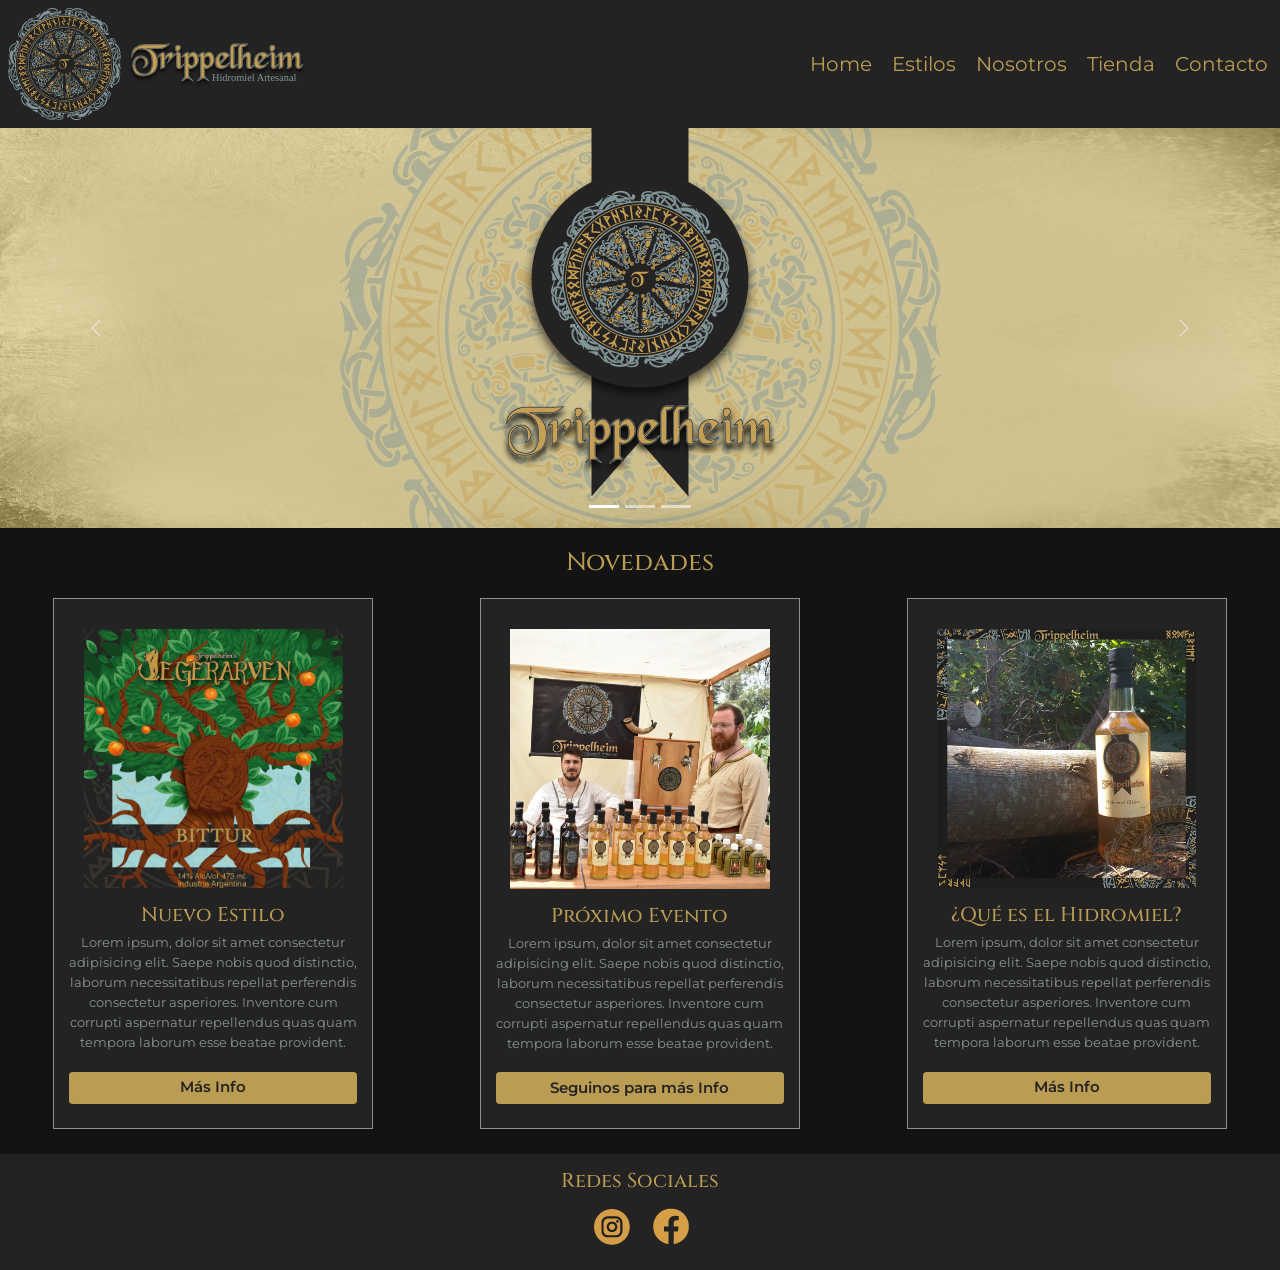
<file: index.html>
<!DOCTYPE html>
<html lang="en">
<head>
	<meta charset="UTF-8">
	<meta name="viewport" content="width=device-width, initial-scale=1.0">
	<title>Trippelheim Hidromiel Artesanal</title>
	<link href="https://cdn.jsdelivr.net/npm/bootstrap@5.1.3/dist/css/bootstrap.min.css" rel="stylesheet" integrity="sha384-1BmE4kWBq78iYhFldvKuhfTAU6auU8tT94WrHftjDbrCEXSU1oBoqyl2QvZ6jIW3" crossorigin="anonymous">
	<link rel="stylesheet" href="css/style.css">
	<link rel="stylesheet" href="css/animate.css">
    <link rel="stylesheet" href="https://cdnjs.cloudflare.com/ajax/libs/animate.css/4.1.1/animate.min.css"/>

</head>
<body class="contenedor">
	<header class="encabezado" id="header">
		<!-- inicia la nav -->
		<nav class="navbar sticky-top navbar-expand-lg navbar-dark" id="nav">
			<div class="container-fluid">
			    <a class="navbar-brand" href="index.html">
			    	<img src="img/logo.svg" alt="Isologotipo Trippelheim Hidromiel Artesanal" class="w-50" id="logo">
			    	<img src="img/isologotipo.svg" alt="Isologotipo Trippelheim Hidromiel Artesanal" class="w-100" id="iso">
			    </a>
			    <button class="navbar-toggler" type="button" data-bs-toggle="collapse" data-bs-target="#navbarSupportedContent" aria-controls="navbarSupportedContent" aria-expanded="false" aria-label="Toggle navigation">
			      <span class="navbar-toggler-icon"></span>
			    </button>
			    <div class="collapse navbar-collapse" id="navbarSupportedContent">
			      	<ul class="navbar-nav ms-auto mb-2 mb-lg-0">
				        <li class="nav-item">
				          <a class="nav-link" aria-current="page" href="index.html">Home</a>
				        </li>
				        <li class="nav-item">
				          <a class="nav-link" href="paginas/estilos.html">Estilos</a>
				        </li>
				       	<li class="nav-item">
				          <a class="nav-link" href="paginas/nosotros.html">Nosotros</a>
				        </li>
				       	<li class="nav-item">
				          <a class="nav-link" href="paginas/tienda.html">Tienda</a>
				        </li>
				       	<li class="nav-item">
				          <a class="nav-link" href="paginas/contacto.html">Contacto</a>
				        </li>
			      	</ul>
			    </div>
			</div>
		</nav>
		<!-- fin de nav -->

	    <!-- inicia carousel -->
		<div id="carouselExampleIndicators" class="carousel slide" data-bs-ride="carousel">
			<div class="carousel-indicators">
			    <button type="button" data-bs-target="#carouselExampleIndicators" data-bs-slide-to="0" class="active" aria-current="true" aria-label="Slide 1"></button>
			    <button type="button" data-bs-target="#carouselExampleIndicators" data-bs-slide-to="1" aria-label="Slide 2"></button>
			    <button type="button" data-bs-target="#carouselExampleIndicators" data-bs-slide-to="2" aria-label="Slide 3"></button>
			</div>
			<div class="carousel-inner">
			    <div class="carousel-item active">
				    <img src="img/header1.jpg" class="d-block w-100" alt="Hidromiel Artesanal Trippelheim">
			    </div>
			    <div class="carousel-item">
			        <img src="img/header2.jpg" class="d-block w-100" alt="Jegerarven Aperitivos Artesanales de Trippelheim">
			    </div>
			    <div class="carousel-item">
			        <img src="img/header3.jpg" class="d-block w-100" alt="Nerion I Pyment Artesanal de Trippelheim">
			    </div>
			</div>
			<button class="carousel-control-prev" type="button" data-bs-target="#carouselExampleIndicators" data-bs-slide="prev">
			    <span class="carousel-control-prev-icon" aria-hidden="true"></span>
			    <span class="visually-hidden">Previous</span>
			</button>
			<button class="carousel-control-next" type="button" data-bs-target="#carouselExampleIndicators" data-bs-slide="next">
			    <span class="carousel-control-next-icon" aria-hidden="true"></span>
			    <span class="visually-hidden">Next</span>
			</button>
		</div>
	    <!-- fin de carousel -->
	</header>
	<main class="box py-3" id="main">
		<section class="textCenter">
			<div class="container-fluid">
				<div class="row">
					<h1 class="animate__animated animate__fadeInDown mt-3">Novedades</h1>
					<!--Carrousel de novedades con sus imgs respectivas-->
					<article class="col-lg-3 bgBlack py-4">
						<img src="img/nuevo-estilo.jpg" alt="Nuevo Estilo de Trippelheim Latas Bittur" class="py-4">
						<h2>Nuevo Estilo</h2>
						<p>Lorem ipsum, dolor sit amet consectetur adipisicing elit. Saepe nobis quod distinctio, laborum necessitatibus repellat perferendis consectetur asperiores. Inventore cum corrupti aspernatur repellendus quas quam tempora laborum esse beatae provident.</p>
						<a href="paginas/estilos.html#bittur" class="btn btnGold w-100">Más Info</a>
					</article>
					<article class="col-lg-3 bgBlack py-4">
						<img src="img/nosotros2.jpg" alt="Próximas ferias" class="py-4">
						<h2>Próximo Evento</h2>
						<p>Lorem ipsum, dolor sit amet consectetur adipisicing elit. Saepe nobis quod distinctio, laborum necessitatibus repellat perferendis consectetur asperiores. Inventore cum corrupti aspernatur repellendus quas quam tempora laborum esse beatae provident.</p>
						<a href="https://instagram.com/trippelheim" target="_blank" class="btn btnGold w-100">Seguinos para más Info</a>
					</article>
					<article class="col-lg-3 bgBlack py-4">
						<img src="img/hidromiel.jpg" alt="Hidromiel Clásico de Trippelheim" class="py-4">
						<h2>¿Qué es el Hidromiel?</h2>
						<p>Lorem ipsum, dolor sit amet consectetur adipisicing elit. Saepe nobis quod distinctio, laborum necessitatibus repellat perferendis consectetur asperiores. Inventore cum corrupti aspernatur repellendus quas quam tempora laborum esse beatae provident.</p>
						<a href="paginas/nosotros.html#hidromiel" class="btn btnGold w-100">Más Info</a>
					</article>
				</div>
			</div>
		</section>
	</main>
	<footer class="pie textCenter bgBlack" id="footer">
		<div class="wow animate__animated animate__fadeInUp">
			<h3>Redes Sociales</h3>
			<a href="https://instagram.com/trippelheim" target="_blank">
				<img src="img/instagram.png" alt="Instagram Trippelheim">
			</a>
			<a href="https://facebook.com/Trippelheim" target="_blank">
				<img src="img/facebook.png" alt="Facebook Trippelheim" class="img-fluid">
			</a>
		</div>
	</footer>
	<script src="https://cdn.jsdelivr.net/npm/bootstrap@5.1.3/dist/js/bootstrap.bundle.min.js" integrity="sha384-ka7Sk0Gln4gmtz2MlQnikT1wXgYsOg+OMhuP+IlRH9sENBO0LRn5q+8nbTov4+1p" crossorigin="anonymous"></script>
	<script src="js/wow.min.js"></script>
    <script>
    	new WOW().init();
    </script>
</body>
</html>
</file>
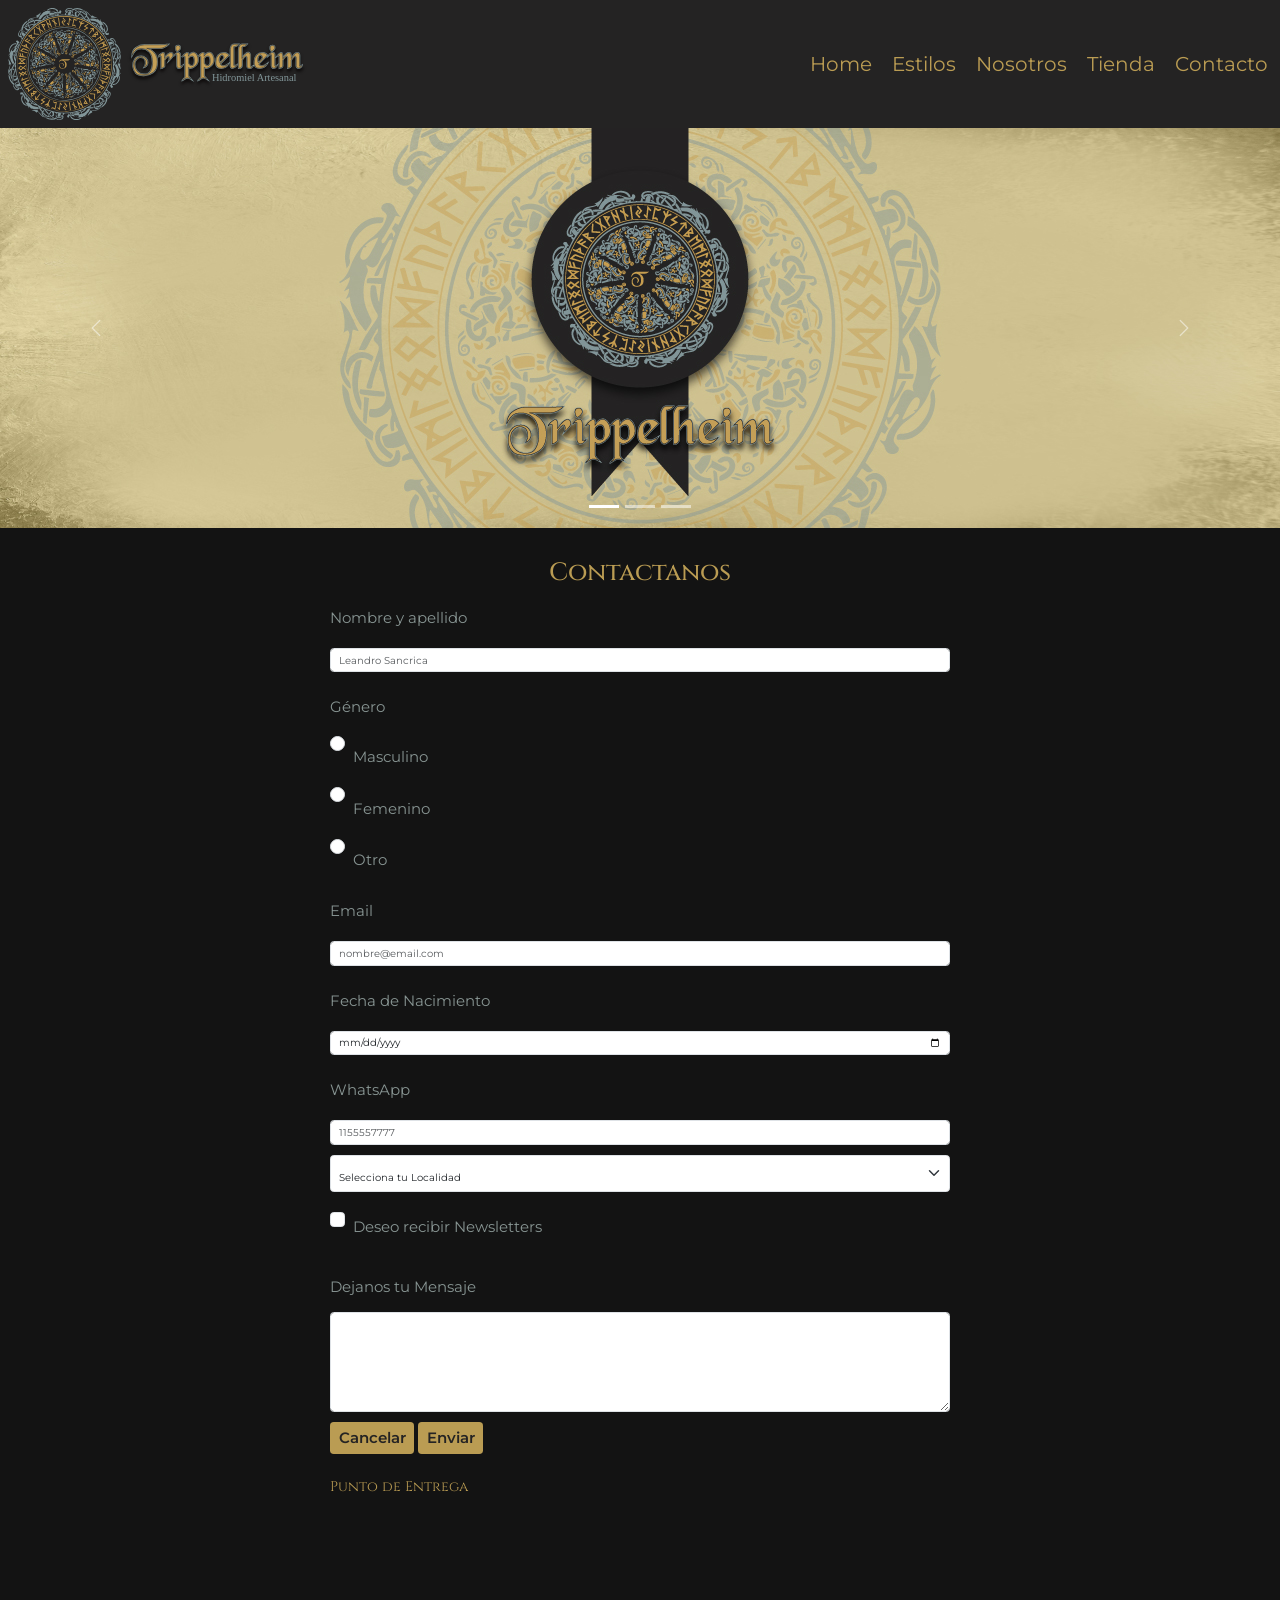
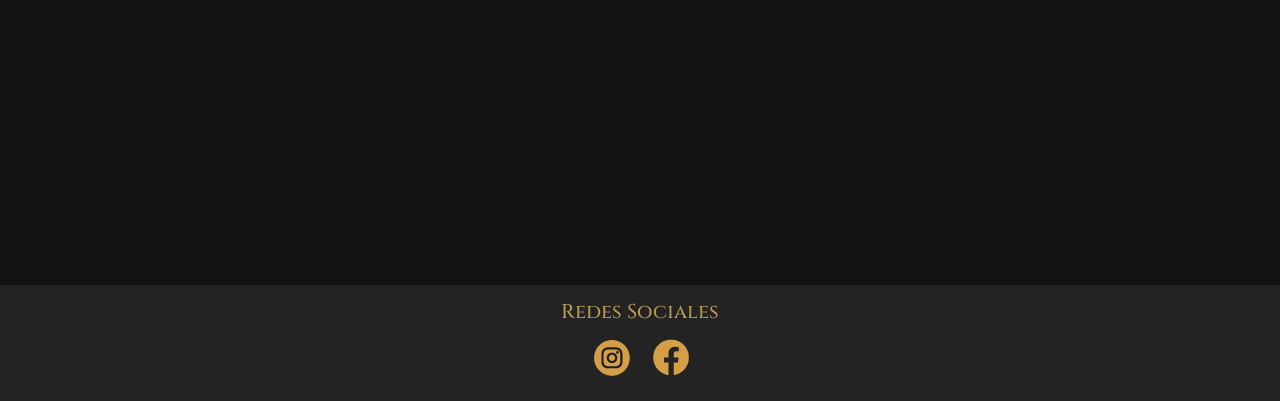
<file: paginas/contacto.html>
<!DOCTYPE html>
<html lang="en">
<head>
	<meta charset="UTF-8">
	<meta name="viewport" content="width=device-width, initial-scale=1.0">
	<title>Trippelheim Hidromiel Artesanal</title>
	<link href="https://cdn.jsdelivr.net/npm/bootstrap@5.1.3/dist/css/bootstrap.min.css" rel="stylesheet" integrity="sha384-1BmE4kWBq78iYhFldvKuhfTAU6auU8tT94WrHftjDbrCEXSU1oBoqyl2QvZ6jIW3" crossorigin="anonymous">
	<link rel="stylesheet" href="../css/style.css">
	<link rel="stylesheet" href="../css/animate.css">
    <link rel="stylesheet" href="https://cdnjs.cloudflare.com/ajax/libs/animate.css/4.1.1/animate.min.css"/>

</head>
<body class="contenedor">
	<header class="encabezado" id="header">
		<!-- inicia la nav -->
		<nav class="navbar sticky-top navbar-expand-lg navbar-dark" id="nav">
			<div class="container-fluid">
			    <a class="navbar-brand" href="../index.html">
			    	<img src="../img/logo.svg" alt="Isologotipo Trippelheim Hidromiel Artesanal" class="w-50" id="logo">
			    	<img src="../img/isologotipo.svg" alt="Isologotipo Trippelheim Hidromiel Artesanal" class="w-100" id="iso">
			    </a>
			    <button class="navbar-toggler" type="button" data-bs-toggle="collapse" data-bs-target="#navbarSupportedContent" aria-controls="navbarSupportedContent" aria-expanded="false" aria-label="Toggle navigation">
			      <span class="navbar-toggler-icon"></span>
			    </button>
			    <div class="collapse navbar-collapse" id="navbarSupportedContent">
			      	<ul class="navbar-nav ms-auto mb-2 mb-lg-0">
				        <li class="nav-item">
				          <a class="nav-link" aria-current="page" href="../index.html">Home</a>
				        </li>
				        <li class="nav-item">
				          <a class="nav-link" href="estilos.html">Estilos</a>
				        </li>
				       	<li class="nav-item">
				          <a class="nav-link" href="nosotros.html">Nosotros</a>
				        </li>
				       	<li class="nav-item">
				          <a class="nav-link" href="tienda.html">Tienda</a>
				        </li>
				       	<li class="nav-item">
				          <a class="nav-link" href="contacto.html">Contacto</a>
				        </li>
			      	</ul>
			    </div>
			</div>
		</nav>
		<!-- fin de nav -->

	    <!-- inicia carousel -->
		<div id="carouselExampleIndicators" class="carousel slide" data-bs-ride="carousel">
			<div class="carousel-indicators">
			    <button type="button" data-bs-target="#carouselExampleIndicators" data-bs-slide-to="0" class="active" aria-current="true" aria-label="Slide 1"></button>
			    <button type="button" data-bs-target="#carouselExampleIndicators" data-bs-slide-to="1" aria-label="Slide 2"></button>
			    <button type="button" data-bs-target="#carouselExampleIndicators" data-bs-slide-to="2" aria-label="Slide 3"></button>
			</div>
			<div class="carousel-inner">
			    <div class="carousel-item active">
				    <img src="../img/header1.jpg" class="d-block w-100" alt="Hidromiel Artesanal Trippelheim">
			    </div>
			    <div class="carousel-item">
			        <img src="../img/header2.jpg" class="d-block w-100" alt="Jegerarven Aperitivos Artesanales de Trippelheim">
			    </div>
			    <div class="carousel-item">
			        <img src="../img/header3.jpg" class="d-block w-100" alt="Nerion I Pyment Artesanal de Trippelheim">
			    </div>
			</div>
			<button class="carousel-control-prev" type="button" data-bs-target="#carouselExampleIndicators" data-bs-slide="prev">
			    <span class="carousel-control-prev-icon" aria-hidden="true"></span>
			    <span class="visually-hidden">Previous</span>
			</button>
			<button class="carousel-control-next" type="button" data-bs-target="#carouselExampleIndicators" data-bs-slide="next">
			    <span class="carousel-control-next-icon" aria-hidden="true"></span>
			    <span class="visually-hidden">Next</span>
			</button>
		</div>
	    <!-- fin de carousel -->
	</header>
	<main class="form" id="main">
		<div class="d-flex justify-content-center">
			<section class="mx-5 w-50">
				<article>
				<h1 class="textCenter animate__animated animate__fadeInDown">Contactanos</h1>

				<!-- inicia form bootstrap -->
				<form action="">
				  	<div class="mb-3">
				    	<label for="nombre" class="form-label">Nombre y apellido</label>
				    	<input type="text" class="form-control" placeholder="Leandro Sancrica" name="nombre" id="nombre">
				  	</div>
				  	<label for="genero">Género</label>
				  	<div class="form-check">
					  	<input class="form-check-input" type="radio" name="genero" id="masculino" value="masculino">
					  	<label class="form-check-label" for="masculino">
					    Masculino
					  	</label>
					</div>
					<div class="form-check">
					  	<input class="form-check-input" type="radio" name="genero" id="femenino" value="femenino">
					  	<label class="form-check-label" for="femenino">
					    Femenino
					  	</label>
					</div>
					<div class="form-check">
					  	<input class="form-check-input" type="radio" name="genero" id="otro" value="otro">
					  	<label class="form-check-label" for="otro">
					    Otro
					  	</label>
					</div>
				  	<div class="mb-3">
				    	<label for="email" class="form-label">Email</label>
				    	<input type="email" class="form-control" placeholder="nombre@email.com" name="email" id="email">
				  	</div>
				  	<div class="mb-3">
				    	<label for="edad" class="form-label">Fecha de Nacimiento</label>
				    	<input type="date" class="form-control" placeholder="dd/mm/aaaa" name="edad" id="edad">
				  	</div>
				  	<div class="mb-3">
				    	<label for="whatsapp" class="form-label">WhatsApp</label>
				    	<input type="tel" class="form-control" placeholder="1155557777" name="whatsapp" id="whatsapp">
				  	</div>
				  	<div class="form-floating mb-3 mt-3">
					  	<select class="form-select" id="floatingSelect" aria-label="Floating label select example" name="localidad" id="localidad">
					    	<option selected disabled>Selecciona tu Localidad</option>
					    	<option value="CABA">CABA</option>
					    	<option value="Zona Norte">Zona Norte</option>
					    	<option value="Zona Sur">Zona Sur</option>
					    	<option value="Interior">Interior</option>
					  	</select>
					</div>
				  	<div class="mb-3 form-check">
				    	<input type="checkbox" class="form-check-input mt-3" id="newsletters">
				    	<label class="form-check-label" for="newsletters">Deseo recibir Newsletters</label>
				  	</div>
				  	<label for="mensaje">Dejanos tu Mensaje</label>
				  	<div class="form-floating">
					  	<textarea class="form-control" placeholder="Escribinos" id="mensaje" style="height: 100px"></textarea>	
					</div>
				  	<button type="reset" class="btn btnGold">Cancelar</button>
				  	<button type="submit" class="btn btnGold">Enviar</button>
				</form>
				<!-- termina form bootstrap -->

					<legend>Punto de Entrega</legend>
					<div class="ratio ratio-16x9">
	  					<iframe src="https://www.google.com/maps/embed?pb=!1m14!1m8!1m3!1d26320.21993781714!2d-58.69526900000001!3d-34.45145!3m2!1i1024!2i768!4f13.1!3m3!1m2!1s0x95bca24b972b407f%3A0x24a2a47cad2682b9!2sChesterton%203345%2C%20B1610%20Ricardo%20Rojas%2C%20Provincia%20de%20Buenos%20Aires!5e0!3m2!1ses-419!2sar!4v1648397626273!5m2!1ses-419!2sar" width="600" height="450" style="border:0;" allowfullscreen="" loading="lazy" referrerpolicy="no-referrer-when-downgrade"></iframe>
					</div>
				</article>
			</div>
		</section>
	</main>
	<footer class="pie textCenter bgBlack" id="footer">
		<div class="wow animate__animated animate__fadeInUp">
			<h3>Redes Sociales</h3>
			<a href="https://instagram.com/trippelheim" target="_blank">
				<img src="../img/instagram.png" alt="Instagram Trippelheim">
			</a>
			<a href="https://facebook.com/Trippelheim" target="_blank">
				<img src="../img/facebook.png" alt="Facebook Trippelheim">
			</a>
		</div>
	</footer>
	<script src="https://cdn.jsdelivr.net/npm/bootstrap@5.1.3/dist/js/bootstrap.bundle.min.js" integrity="sha384-ka7Sk0Gln4gmtz2MlQnikT1wXgYsOg+OMhuP+IlRH9sENBO0LRn5q+8nbTov4+1p" crossorigin="anonymous"></script>
	<script src="../js/wow.min.js"></script>
    <script>
    	new WOW().init();
    </script>
</body>
</html>
</file>
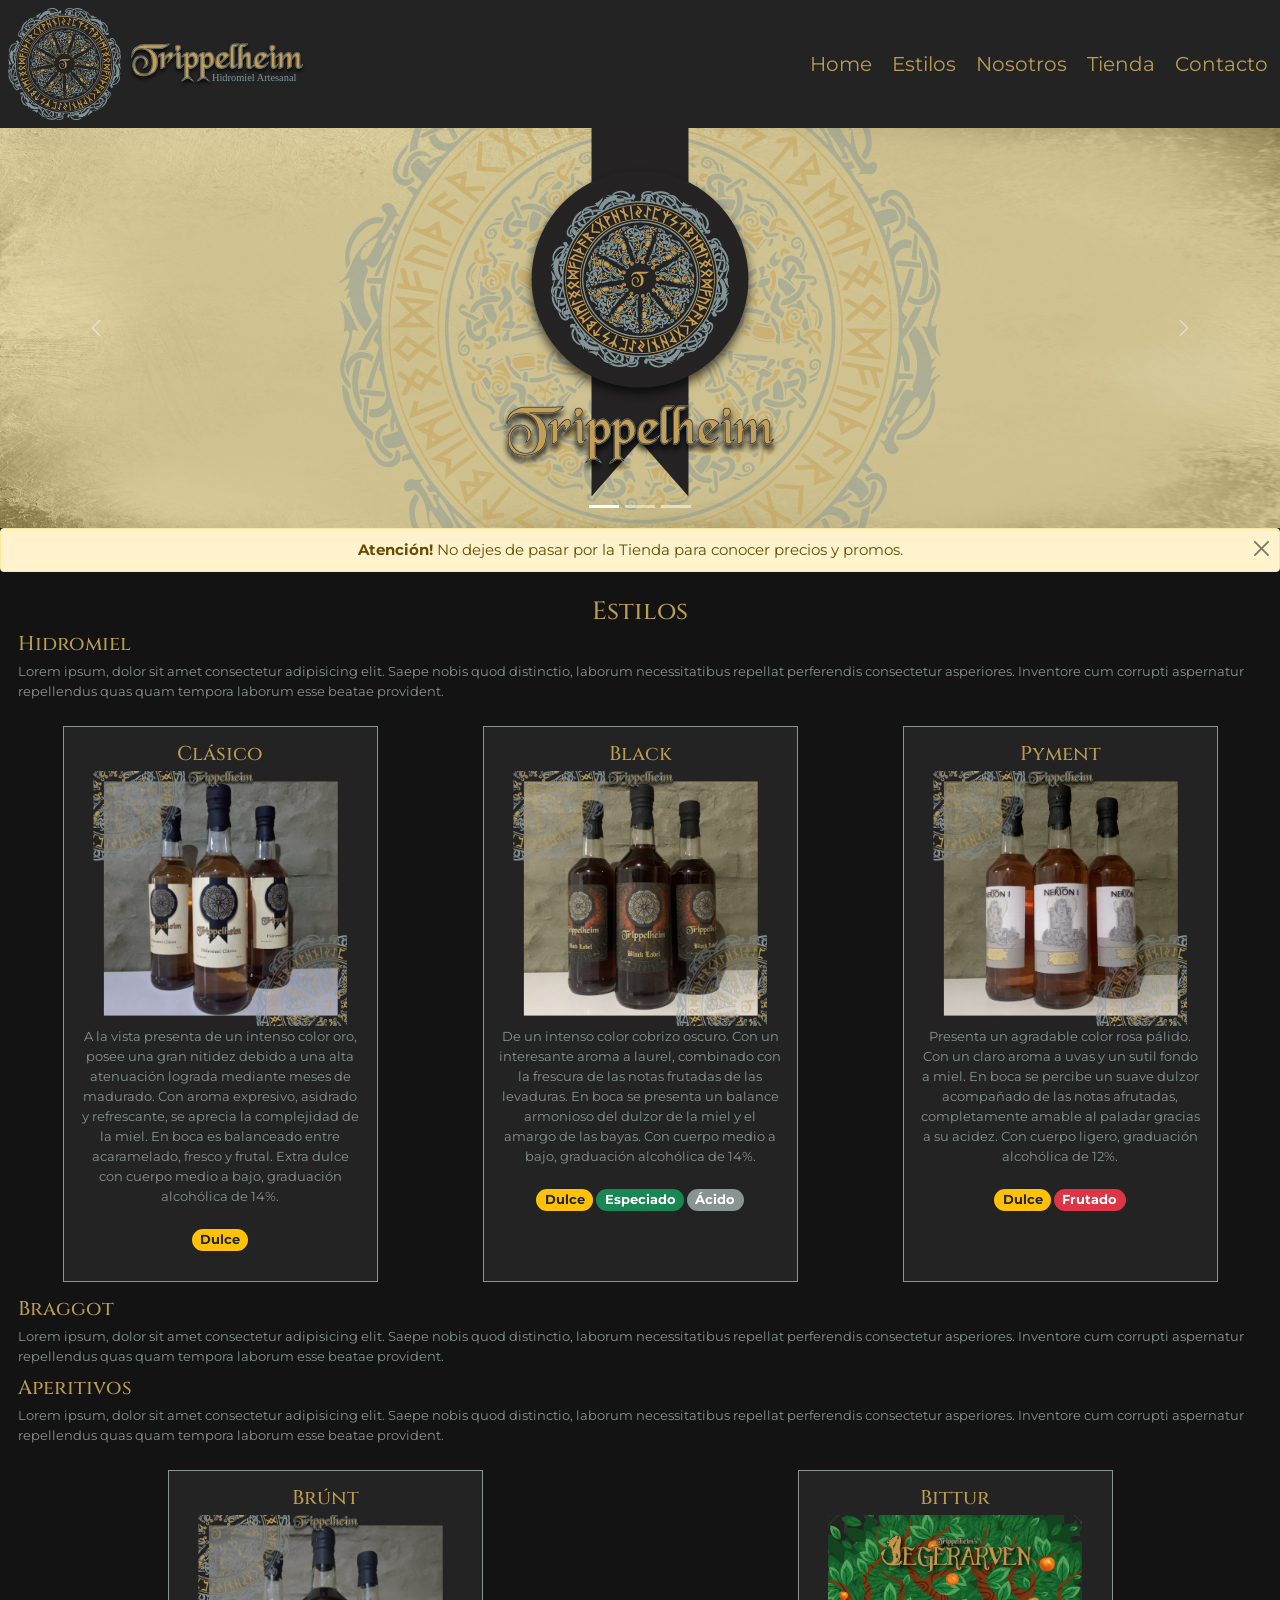
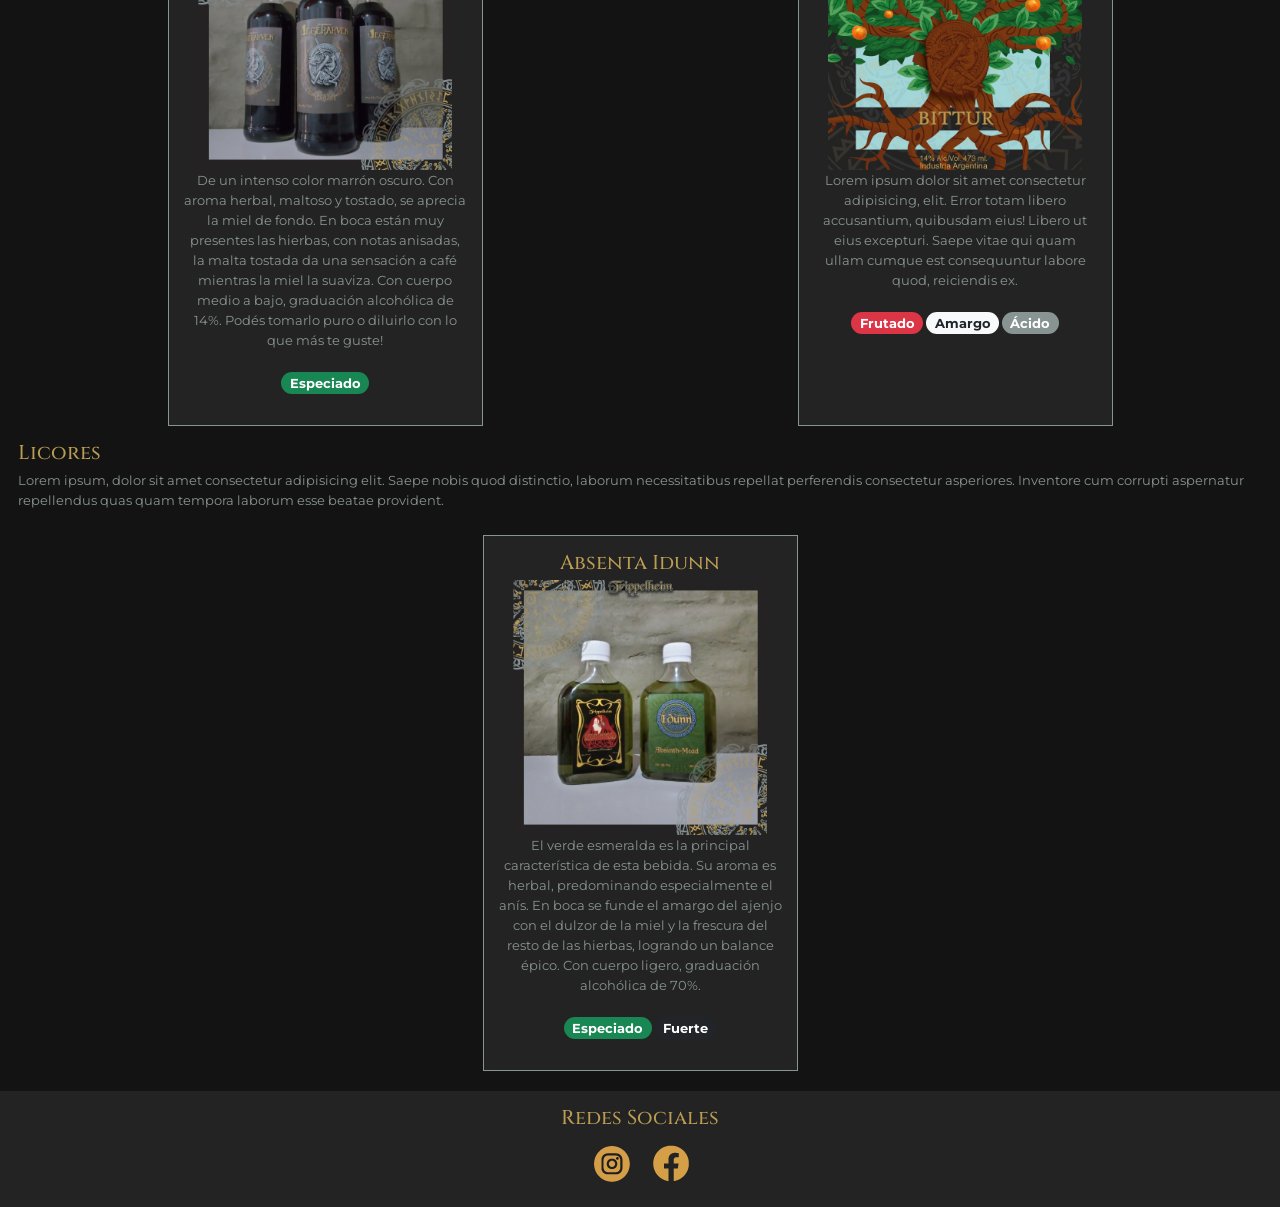
<file: paginas/estilos.html>
<!DOCTYPE html>
<html lang="en">
<head>
	<meta charset="UTF-8">
	<meta name="viewport" content="width=device-width, initial-scale=1.0">
	<title>Trippelheim Hidromiel Artesanal</title>
	<link href="https://cdn.jsdelivr.net/npm/bootstrap@5.1.3/dist/css/bootstrap.min.css" rel="stylesheet" integrity="sha384-1BmE4kWBq78iYhFldvKuhfTAU6auU8tT94WrHftjDbrCEXSU1oBoqyl2QvZ6jIW3" crossorigin="anonymous">
	<link rel="stylesheet" href="../css/style.css">
	<link rel="stylesheet" href="../css/animate.css">
    <link rel="stylesheet" href="https://cdnjs.cloudflare.com/ajax/libs/animate.css/4.1.1/animate.min.css"/>

</head>
<body class="contenedor">
	<header class="encabezado" id="header">
		<!-- inicia la nav -->
		<nav class="navbar sticky-top navbar-expand-lg navbar-dark" id="nav">
			<div class="container-fluid">
			    <a class="navbar-brand" href="../index.html">
			    	<img src="../img/logo.svg" alt="Isologotipo Trippelheim Hidromiel Artesanal" class="w-50" id="logo">
			    	<img src="../img/isologotipo.svg" alt="Isologotipo Trippelheim Hidromiel Artesanal" class="w-100" id="iso">
			    </a>
			    <button class="navbar-toggler" type="button" data-bs-toggle="collapse" data-bs-target="#navbarSupportedContent" aria-controls="navbarSupportedContent" aria-expanded="false" aria-label="Toggle navigation">
			      <span class="navbar-toggler-icon"></span>
			    </button>
			    <div class="collapse navbar-collapse" id="navbarSupportedContent">
			      	<ul class="navbar-nav ms-auto mb-2 mb-lg-0">
				        <li class="nav-item">
				          <a class="nav-link" aria-current="page" href="../index.html">Home</a>
				        </li>
				        <li class="nav-item">
				          <a class="nav-link" href="estilos.html">Estilos</a>
				        </li>
				       	<li class="nav-item">
				          <a class="nav-link" href="nosotros.html">Nosotros</a>
				        </li>
				       	<li class="nav-item">
				          <a class="nav-link" href="tienda.html">Tienda</a>
				        </li>
				       	<li class="nav-item">
				          <a class="nav-link" href="contacto.html">Contacto</a>
				        </li>
			      	</ul>
			    </div>
			</div>
		</nav>
		<!-- fin de nav -->

	    <!-- inicia carousel -->
		<div id="carouselExampleIndicators" class="carousel slide" data-bs-ride="carousel">
			<div class="carousel-indicators">
			    <button type="button" data-bs-target="#carouselExampleIndicators" data-bs-slide-to="0" class="active" aria-current="true" aria-label="Slide 1"></button>
			    <button type="button" data-bs-target="#carouselExampleIndicators" data-bs-slide-to="1" aria-label="Slide 2"></button>
			    <button type="button" data-bs-target="#carouselExampleIndicators" data-bs-slide-to="2" aria-label="Slide 3"></button>
			</div>
			<div class="carousel-inner">
			    <div class="carousel-item active">
				    <img src="../img/header1.jpg" class="d-block w-100" alt="Hidromiel Artesanal Trippelheim">
			    </div>
			    <div class="carousel-item">
			        <img src="../img/header2.jpg" class="d-block w-100" alt="Jegerarven Aperitivos Artesanales de Trippelheim">
			    </div>
			    <div class="carousel-item">
			        <img src="../img/header3.jpg" class="d-block w-100" alt="Nerion I Pyment Artesanal de Trippelheim">
			    </div>
			</div>
			<button class="carousel-control-prev" type="button" data-bs-target="#carouselExampleIndicators" data-bs-slide="prev">
			    <span class="carousel-control-prev-icon" aria-hidden="true"></span>
			    <span class="visually-hidden">Previous</span>
			</button>
			<button class="carousel-control-next" type="button" data-bs-target="#carouselExampleIndicators" data-bs-slide="next">
			    <span class="carousel-control-next-icon" aria-hidden="true"></span>
			    <span class="visually-hidden">Next</span>
			</button>
		</div>
	    <!-- fin de carousel -->
	</header>
	<main class="box">
		<div class="alert alert-warning alert-dismissible fade show textCenter textSize" role="alert">
			<strong>Atención!</strong> No dejes de pasar por la Tienda para conocer precios y promos.
			<button type="button" class="btn-close" data-bs-dismiss="alert" aria-label="Close"></button>
		</div>
		<section class="box mb-2 mx-3">
			<div class="container-fluid">
				<div class="row">
						<h1 class="animate__animated animate__fadeInDown textCenter mt-4">Estilos</h1>
						<h2>Hidromiel</h2>
						<p>Lorem ipsum, dolor sit amet consectetur adipisicing elit. Saepe nobis quod distinctio, laborum necessitatibus repellat perferendis consectetur asperiores. Inventore cum corrupti aspernatur repellendus quas quam tempora laborum esse beatae provident.</p>
						<article class="col-lg-3 bgBlack py-4 textCenter">
							<h3>Clásico</h3>
							<img src="../img/clasico.jpg" alt="Botella de Hidromiel Clásico Trippelheim" class="rounded img-fluid">
							<p> A la vista presenta de un intenso color oro, posee una gran nitidez debido a una alta atenuación lograda mediante meses de madurado.
							Con aroma expresivo, asidrado y refrescante, se aprecia la complejidad de la miel.
							En boca es balanceado entre acaramelado, fresco y frutal.
							Extra dulce con cuerpo medio a bajo, graduación alcohólica de 14%.</p>
							<span class="badge rounded-pill bg-warning text-dark textSize2">Dulce</span>
						</article>
						<article class="col-lg-3 bgBlack py-4 textCenter">
							<h3>Black</h3>
							<img src="../img/black.jpg" alt="Botella de Hidromiel Black Trippelheim" class="rounded img-fluid">
							<p>De un intenso color cobrizo oscuro.
							Con un interesante aroma a laurel, combinado con la frescura de las notas frutadas de las levaduras.
							En boca se presenta un balance armonioso del dulzor de la miel y el amargo de las bayas.
							Con cuerpo medio a bajo, graduación alcohólica de 14%.</p>
							<span class="badge rounded-pill bg-warning text-dark textSize2">Dulce</span>
							<span class="badge rounded-pill bg-success textSize2">Especiado</span>
							<span class="badge rounded-pill bgSilver textSize2">Ácido</span>
						</article>
						<article class="col-lg-3 bgBlack py-4 textCenter">
							<h3>Pyment</h3>
							<img src="../img/pyment-rose.jpg" alt="Botella de Hidromiel Pyment Rosé Trippelheim" class="rounded img-fluid">
							<p>Presenta un agradable color rosa pálido.
							Con un claro aroma a uvas y un sutil fondo a miel.
							En boca se percibe un suave dulzor acompañado de las notas afrutadas, completamente amable al paladar gracias a su acidez.
							Con cuerpo ligero, graduación alcohólica de 12%.</p>
							<span class="badge rounded-pill bg-warning text-dark textSize2">Dulce</span>
							<span class="badge rounded-pill bg-danger textSize2">Frutado</span>
						</article>
				</div> <!--cierra row hidromiel-->
				<div class="row">
					<h2>Braggot</h2>
					<p>Lorem ipsum, dolor sit amet consectetur adipisicing elit. Saepe nobis quod distinctio, laborum necessitatibus repellat perferendis consectetur asperiores. Inventore cum corrupti aspernatur repellendus quas quam tempora laborum esse beatae provident.</p>
				</div> <!--cierra row Braggot-->
				<div class="row">
					<h2>Aperitivos</h2>
					<p>Lorem ipsum, dolor sit amet consectetur adipisicing elit. Saepe nobis quod distinctio, laborum necessitatibus repellat perferendis consectetur asperiores. Inventore cum corrupti aspernatur repellendus quas quam tempora laborum esse beatae provident.</p>
					<article class="col-lg-3 bgBlack py-4 textCenter">				
						<h3>Brúnt</h3>
						<img src="../img/jegerarven-brunt.jpg" alt="Botella de Braggot Jegerarven Brúnt Trippelheim" class="rounded img-fluid">
						<p>De un intenso color marrón oscuro.
						Con aroma herbal, maltoso y tostado, se aprecia la miel de fondo.
						En boca están muy presentes las hierbas, con notas anisadas, la malta tostada da una sensación a café mientras la miel la suaviza.
						Con cuerpo medio a bajo, graduación alcohólica de 14%.
						Podés tomarlo puro o diluirlo con lo que más te guste!</p>
						<span class="badge rounded-pill bg-success textSize2">Especiado</span>
					</article>
					<article class="col-lg-3 bgBlack py-4 textCenter">
						<h3 id="bittur">Bittur</h3>
						<img src="../img/nuevo-estilo.jpg" alt="Nuevo Estilo de Trippelheim Latas Bittur" class="rounded img-fluid">
						<p>Lorem ipsum dolor sit amet consectetur adipisicing, elit. Error totam libero accusantium, quibusdam eius! Libero ut eius excepturi. Saepe vitae qui quam ullam cumque est consequuntur labore quod, reiciendis ex.</p>
						<span class="badge rounded-pill bg-danger textSize2">Frutado</span>
						<span class="badge rounded-pill bg-light text-dark textSize2">Amargo</span>
						<span class="badge rounded-pill bgSilver textSize2">Ácido</span>
					</article>
				</div> <!--cierra row Aperitivos-->
				<div class="row">
					<h2>Licores</h2>
					<p>Lorem ipsum, dolor sit amet consectetur adipisicing elit. Saepe nobis quod distinctio, laborum necessitatibus repellat perferendis consectetur asperiores. Inventore cum corrupti aspernatur repellendus quas quam tempora laborum esse beatae provident.</p>
					<article class="col-lg-3 bgBlack py-4 textCenter">
						<h3>Absenta Idunn</h3>
						<img src="../img/absenta.jpg" alt="Petaca de Absenta Idunn Trippelheim" class="rounded img-fluid">
						<p>El verde esmeralda es la principal característica de esta bebida.
						Su aroma es herbal, predominando especialmente el anís.
						En boca se funde el amargo del ajenjo con el dulzor de la miel y la frescura del resto de las hierbas, logrando un balance épico.
						Con cuerpo ligero, graduación alcohólica de 70%.</p>
						<span class="badge rounded-pill bg-success textSize2">Especiado</span>
						<span class="badge rounded-pill bg-dark textSize2">Fuerte</span>
					</article>
				</div> <!--cierra row Licores-->
			</div>
		</section>
	</main>
	<footer class="pie textCenter bgBlack" id="footer">
		<div class="wow animate__animated animate__fadeInUp">
			<h3>Redes Sociales</h3>
			<a href="https://instagram.com/trippelheim" target="_blank">
				<img src="../img/instagram.png" alt="Instagram Trippelheim">
			</a>
			<a href="https://facebook.com/Trippelheim" target="_blank">
				<img src="../img/facebook.png" alt="Facebook Trippelheim">
			</a>
		</div>
	</footer>
	<script src="https://cdn.jsdelivr.net/npm/bootstrap@5.1.3/dist/js/bootstrap.bundle.min.js" integrity="sha384-ka7Sk0Gln4gmtz2MlQnikT1wXgYsOg+OMhuP+IlRH9sENBO0LRn5q+8nbTov4+1p" crossorigin="anonymous"></script>
	<script src="../js/wow.min.js"></script>
    <script>
    	new WOW().init();
    </script>
</body>
</html>
</file>
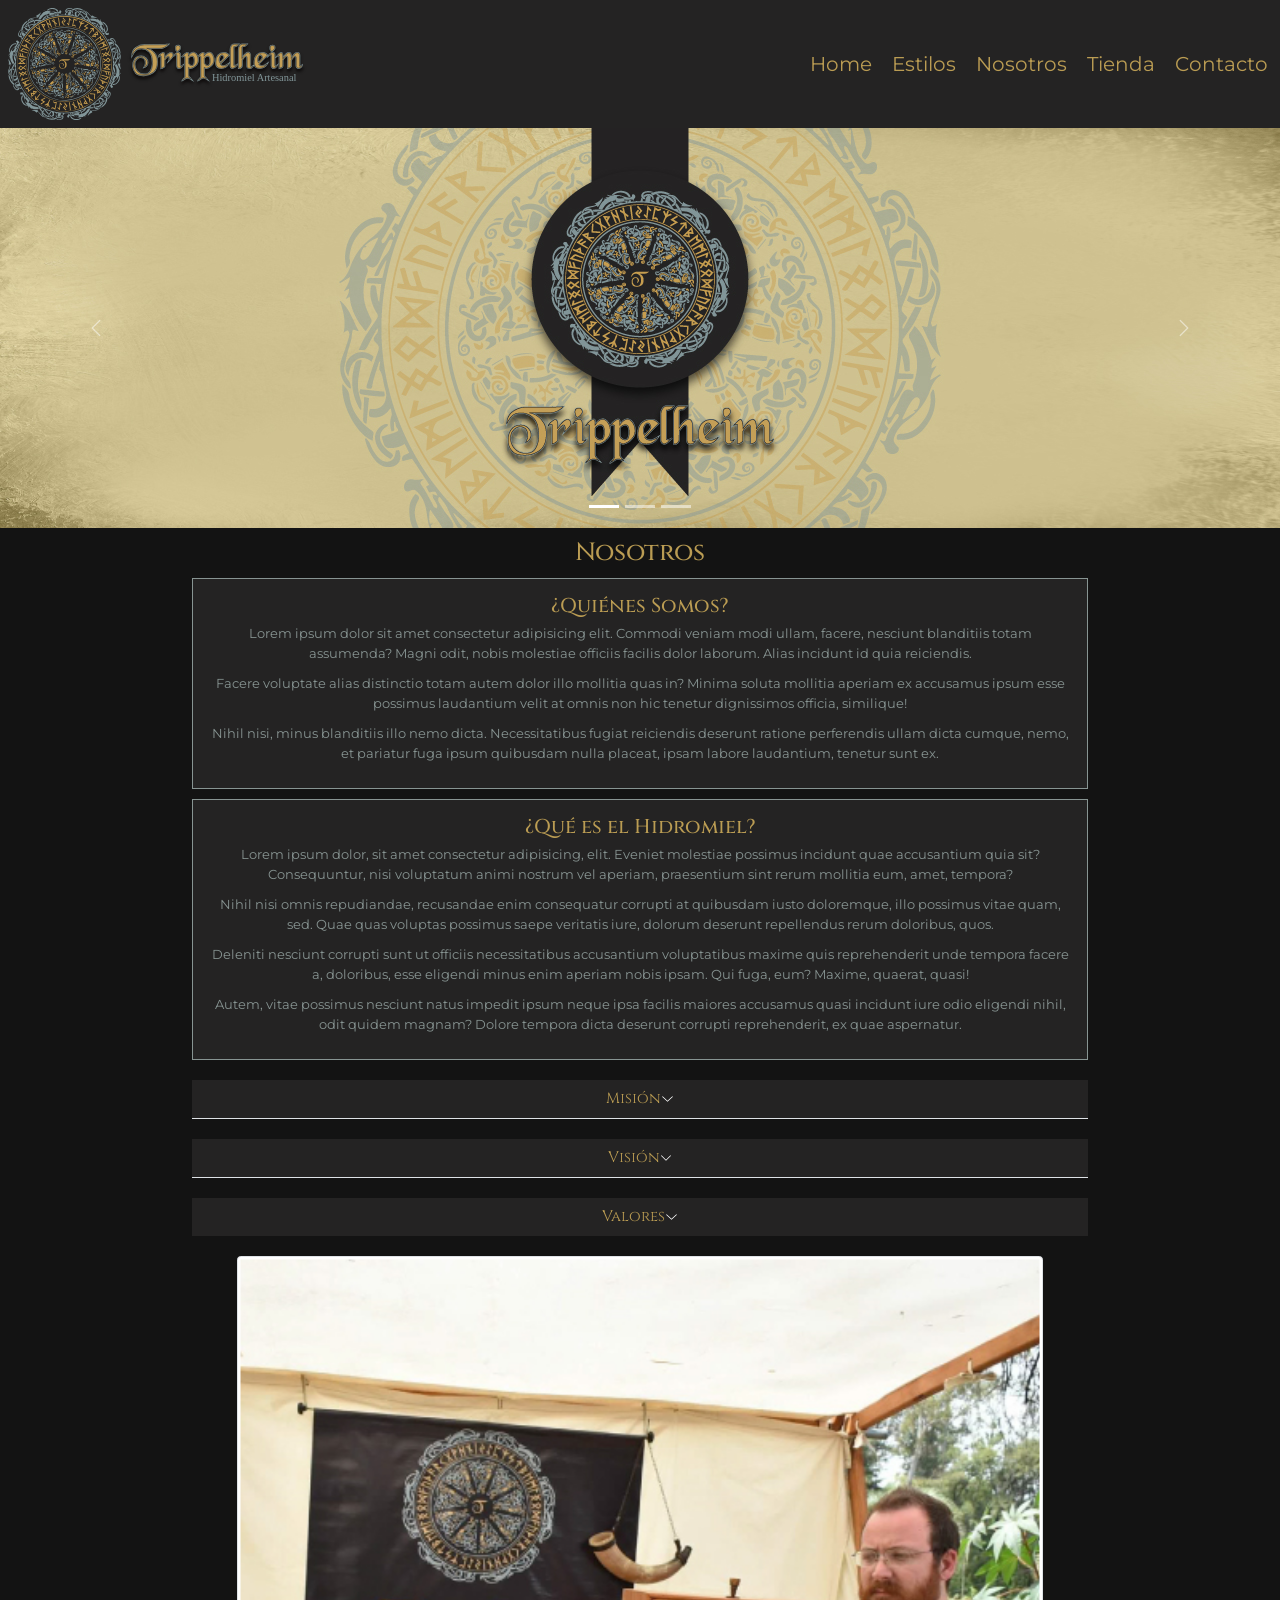
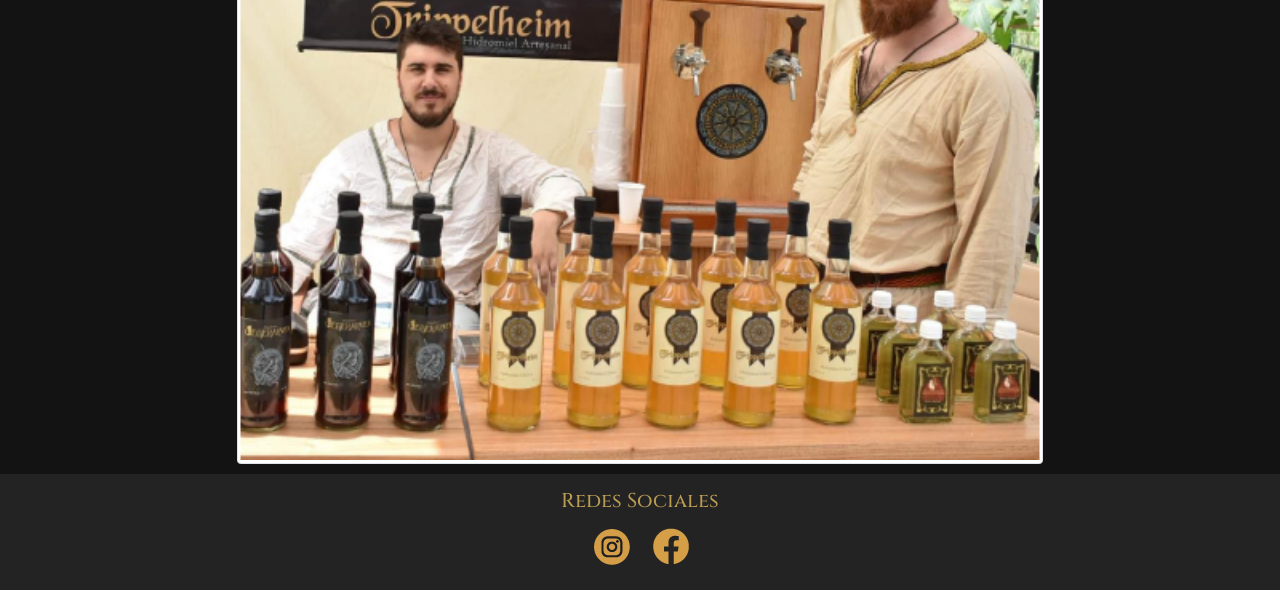
<file: paginas/nosotros.html>
<!DOCTYPE html>
<html lang="en">
<head>
	<meta charset="UTF-8">
	<meta name="viewport" content="width=device-width, initial-scale=1.0">
	<title>Trippelheim Hidromiel Artesanal</title>
	<link href="https://cdn.jsdelivr.net/npm/bootstrap@5.1.3/dist/css/bootstrap.min.css" rel="stylesheet" integrity="sha384-1BmE4kWBq78iYhFldvKuhfTAU6auU8tT94WrHftjDbrCEXSU1oBoqyl2QvZ6jIW3" crossorigin="anonymous">
	<link rel="stylesheet" href="../css/style.css">
	<link rel="stylesheet" href="../css/animate.css">
    <link rel="stylesheet" href="https://cdnjs.cloudflare.com/ajax/libs/animate.css/4.1.1/animate.min.css"/>

</head>
<body class="contenedor">
	<header class="encabezado" id="header">
		<!-- inicia la nav -->
		<nav class="navbar sticky-top navbar-expand-lg navbar-dark" id="nav">
			<div class="container-fluid">
			    <a class="navbar-brand" href="../index.html">
			    	<img src="../img/logo.svg" alt="Isologotipo Trippelheim Hidromiel Artesanal" class="w-50" id="logo">
			    	<img src="../img/isologotipo.svg" alt="Isologotipo Trippelheim Hidromiel Artesanal" class="w-100" id="iso">
			    </a>
			    <button class="navbar-toggler" type="button" data-bs-toggle="collapse" data-bs-target="#navbarSupportedContent" aria-controls="navbarSupportedContent" aria-expanded="false" aria-label="Toggle navigation">
			      <span class="navbar-toggler-icon"></span>
			    </button>
			    <div class="collapse navbar-collapse" id="navbarSupportedContent">
			      	<ul class="navbar-nav ms-auto mb-2 mb-lg-0">
				        <li class="nav-item">
				          <a class="nav-link" aria-current="page" href="../index.html">Home</a>
				        </li>
				        <li class="nav-item">
				          <a class="nav-link" href="estilos.html">Estilos</a>
				        </li>
				       	<li class="nav-item">
				          <a class="nav-link" href="nosotros.html">Nosotros</a>
				        </li>
				       	<li class="nav-item">
				          <a class="nav-link" href="tienda.html">Tienda</a>
				        </li>
				       	<li class="nav-item">
				          <a class="nav-link" href="contacto.html">Contacto</a>
				        </li>
			      	</ul>
			    </div>
			</div>
		</nav>
		<!-- fin de nav -->

	    <!-- inicia carousel -->
		<div id="carouselExampleIndicators" class="carousel slide" data-bs-ride="carousel">
			<div class="carousel-indicators">
			    <button type="button" data-bs-target="#carouselExampleIndicators" data-bs-slide-to="0" class="active" aria-current="true" aria-label="Slide 1"></button>
			    <button type="button" data-bs-target="#carouselExampleIndicators" data-bs-slide-to="1" aria-label="Slide 2"></button>
			    <button type="button" data-bs-target="#carouselExampleIndicators" data-bs-slide-to="2" aria-label="Slide 3"></button>
			</div>
			<div class="carousel-inner">
			    <div class="carousel-item active">
				    <img src="../img/header1.jpg" class="d-block w-100" alt="Hidromiel Artesanal Trippelheim">
			    </div>
			    <div class="carousel-item">
			        <img src="../img/header2.jpg" class="d-block w-100" alt="Jegerarven Aperitivos Artesanales de Trippelheim">
			    </div>
			    <div class="carousel-item">
			        <img src="../img/header3.jpg" class="d-block w-100" alt="Nerion I Pyment Artesanal de Trippelheim">
			    </div>
			</div>
			<button class="carousel-control-prev" type="button" data-bs-target="#carouselExampleIndicators" data-bs-slide="prev">
			    <span class="carousel-control-prev-icon" aria-hidden="true"></span>
			    <span class="visually-hidden">Previous</span>
			</button>
			<button class="carousel-control-next" type="button" data-bs-target="#carouselExampleIndicators" data-bs-slide="next">
			    <span class="carousel-control-next-icon" aria-hidden="true"></span>
			    <span class="visually-hidden">Next</span>
			</button>
		</div>
	    <!-- fin de carousel -->
	</header>
	<main class="nosotros" id="main">
		<section class="textCenter">
			<h1 class="animate__animated animate__fadeInDown">Nosotros</h1>
			<article>
				<h2>¿Quiénes Somos?</h2>
				<p>Lorem ipsum dolor sit amet consectetur adipisicing elit. Commodi veniam modi ullam, facere, nesciunt blanditiis totam assumenda? Magni odit, nobis molestiae officiis facilis dolor laborum. Alias incidunt id quia reiciendis.</p>
				<p>Facere voluptate alias distinctio totam autem dolor illo mollitia quas in? Minima soluta mollitia aperiam ex accusamus ipsum esse possimus laudantium velit at omnis non hic tenetur dignissimos officia, similique!</p>
				<p>Nihil nisi, minus blanditiis illo nemo dicta. Necessitatibus fugiat reiciendis deserunt ratione perferendis ullam dicta cumque, nemo, et pariatur fuga ipsum quibusdam nulla placeat, ipsam labore laudantium, tenetur sunt ex.</p>
			</article>
			<article>
				<h2 id="hidromiel">¿Qué es el Hidromiel?</h2>
				<p>Lorem ipsum dolor, sit amet consectetur adipisicing, elit. Eveniet molestiae possimus incidunt quae accusantium quia sit? Consequuntur, nisi voluptatum animi nostrum vel aperiam, praesentium sint rerum mollitia eum, amet, tempora?</p>
				<p>Nihil nisi omnis repudiandae, recusandae enim consequatur corrupti at quibusdam iusto doloremque, illo possimus vitae quam, sed. Quae quas voluptas possimus saepe veritatis iure, dolorum deserunt repellendus rerum doloribus, quos.</p>
				<p>Deleniti nesciunt corrupti sunt ut officiis necessitatibus accusantium voluptatibus maxime quis reprehenderit unde tempora facere a, doloribus, esse eligendi minus enim aperiam nobis ipsam. Qui fuga, eum? Maxime, quaerat, quasi!</p>
				<p>Autem, vitae possimus nesciunt natus impedit ipsum neque ipsa facilis maiores accusamus quasi incidunt iure odio eligendi nihil, odit quidem magnam? Dolore tempora dicta deserunt corrupti reprehenderit, ex quae aspernatur.</p>
			</article>

			<!-- inicia accordion -->
			<div class="accordion accordion-flush w-100" id="accordionFlushExample">
			  	<div class="accordion-item bgBlack">
			    	<h2 class="accordion-header" id="flush-headingOne">
			      	<button class="accordion-button collapsed bgBlack textGold textSize" type="button" data-bs-toggle="collapse" data-bs-target="#flush-collapseOne" aria-expanded="false" aria-controls="flush-collapseOne">
			        Misión
			      	</button>
			    	</h2>
			    	<div id="flush-collapseOne" class="accordion-collapse collapse" aria-labelledby="flush-headingOne" data-bs-parent="#accordionFlushExample">
			      		<div class="accordion-body textSilver textSize">Lorem ipsum, dolor sit amet consectetur adipisicing elit. Saepe nobis quod distinctio, laborum necessitatibus repellat perferendis consectetur asperiores. Inventore cum corrupti aspernatur repellendus quas quam tempora laborum esse beatae provident.
			      		</div>
			    	</div>
			  	</div>
			  	<div class="accordion-item bgBlack">
			    	<h2 class="accordion-header" id="flush-headingTwo">
			      	<button class="accordion-button collapsed bgBlack textGold textSize" type="button" data-bs-toggle="collapse" data-bs-target="#flush-collapseTwo" aria-expanded="false" aria-controls="flush-collapseTwo">
			        Visión
			      	</button>
			    	</h2>
			    	<div id="flush-collapseTwo" class="accordion-collapse collapse" aria-labelledby="flush-headingTwo" data-bs-parent="#accordionFlushExample">
			      		<div class="accordion-body textSilver textSize">Lorem ipsum, dolor sit amet consectetur adipisicing elit. Saepe nobis quod distinctio, laborum necessitatibus repellat perferendis consectetur asperiores. Inventore cum corrupti aspernatur repellendus quas quam tempora laborum esse beatae provident.
			      		</div>
			    	</div>
			  	</div>
			  	<div class="accordion-item bgBlack">
			    	<h2 class="accordion-header" id="flush-headingThree">
			      	<button class="accordion-button collapsed bgBlack textGold textSize" type="button" data-bs-toggle="collapse" data-bs-target="#flush-collapseThree" aria-expanded="false" aria-controls="flush-collapseThree">
			        Valores
			      	</button>
			    	</h2>
			    	<div id="flush-collapseThree" class="accordion-collapse collapse" aria-labelledby="flush-headingThree" data-bs-parent="#accordionFlushExample">
			      		<div class="accordion-body textSilver textSize">Lorem ipsum, dolor sit amet consectetur adipisicing elit. Saepe nobis quod distinctio, laborum necessitatibus repellat perferendis consectetur asperiores. Inventore cum corrupti aspernatur repellendus quas quam tempora laborum esse beatae provident.
			      		</div>
			    	</div>
			  	</div>
			</div>
			<!-- fin de accordion -->

			<div class="wow animate__animated animate__zoomIn">
				<img src="../img/nosotros2.jpg" alt="Equipo de Trippelheim en una Feria Medieval" class="img-thumbnail">
			</div>
		</section>
	</main>
	<footer class="pie textCenter bgBlack" id="footer">
		<div class="wow animate__animated animate__fadeInUp">
			<h3>Redes Sociales</h3>
			<a href="https://instagram.com/trippelheim" target="_blank">
				<img src="../img/instagram.png" alt="Instagram Trippelheim">
			</a>
			<a href="https://facebook.com/Trippelheim" target="_blank">
				<img src="../img/facebook.png" alt="Facebook Trippelheim">
			</a>
		</div>
	</footer>
	<script src="https://cdn.jsdelivr.net/npm/bootstrap@5.1.3/dist/js/bootstrap.bundle.min.js" integrity="sha384-ka7Sk0Gln4gmtz2MlQnikT1wXgYsOg+OMhuP+IlRH9sENBO0LRn5q+8nbTov4+1p" crossorigin="anonymous"></script>
	<script src="../js/wow.min.js"></script>
    <script>
    	new WOW().init();
    </script>
</body>
</html>
</file>
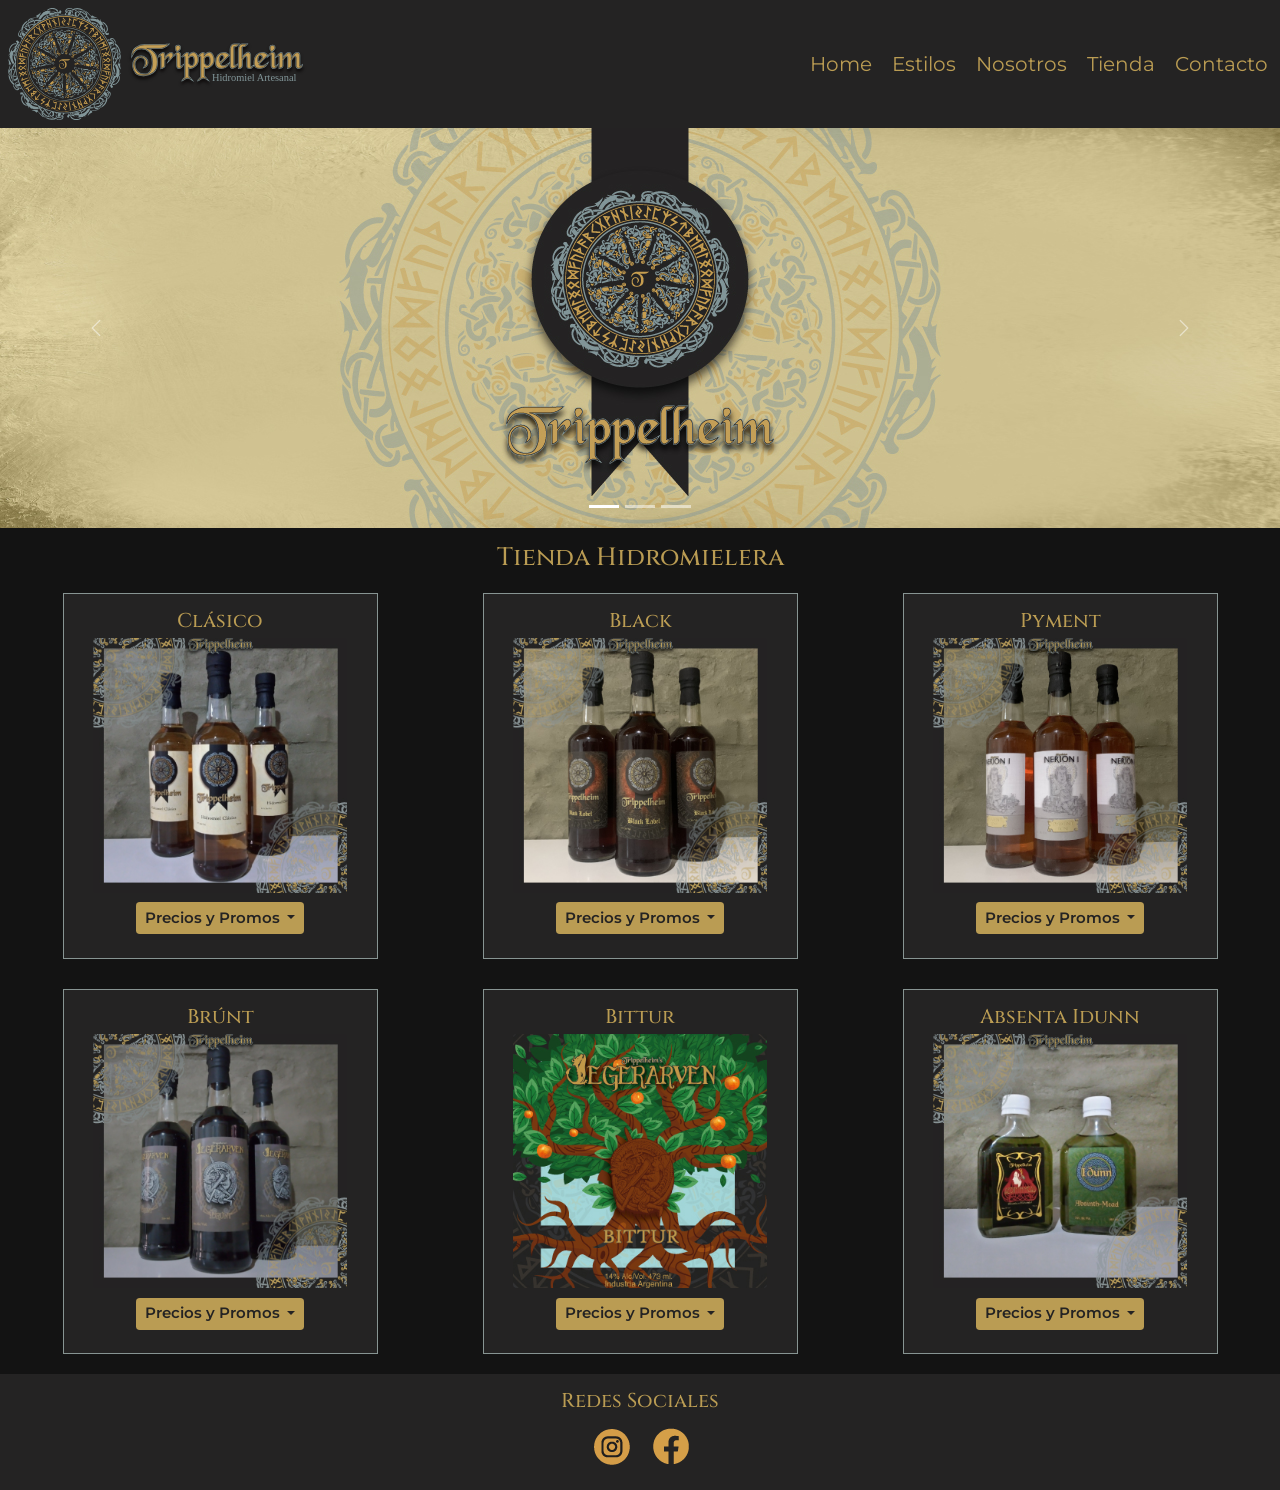
<file: paginas/tienda.html>
<!DOCTYPE html>
<html lang="en">
<head>
	<meta charset="UTF-8">
	<meta name="viewport" content="width=device-width, initial-scale=1.0">
	<title>Trippelheim Hidromiel Artesanal</title>
	<link href="https://cdn.jsdelivr.net/npm/bootstrap@5.1.3/dist/css/bootstrap.min.css" rel="stylesheet" integrity="sha384-1BmE4kWBq78iYhFldvKuhfTAU6auU8tT94WrHftjDbrCEXSU1oBoqyl2QvZ6jIW3" crossorigin="anonymous">
	<link rel="stylesheet" href="../css/style.css">
	<link rel="stylesheet" href="../css/animate.css">
    <link rel="stylesheet" href="https://cdnjs.cloudflare.com/ajax/libs/animate.css/4.1.1/animate.min.css"/>

</head>
<body class="contenedor">
	<header class="encabezado" id="header">
		<!-- inicia la nav -->
		<nav class="navbar sticky-top navbar-expand-lg navbar-dark" id="nav">
			<div class="container-fluid">
			    <a class="navbar-brand" href="../index.html">
			    	<img src="../img/logo.svg" alt="Isologotipo Trippelheim Hidromiel Artesanal" class="w-50" id="logo">
			    	<img src="../img/isologotipo.svg" alt="Isologotipo Trippelheim Hidromiel Artesanal" class="w-100" id="iso">
			    </a>
			    <button class="navbar-toggler" type="button" data-bs-toggle="collapse" data-bs-target="#navbarSupportedContent" aria-controls="navbarSupportedContent" aria-expanded="false" aria-label="Toggle navigation">
			      <span class="navbar-toggler-icon"></span>
			    </button>
			    <div class="collapse navbar-collapse" id="navbarSupportedContent">
			      	<ul class="navbar-nav ms-auto mb-2 mb-lg-0">
				        <li class="nav-item">
				          <a class="nav-link" aria-current="page" href="../index.html">Home</a>
				        </li>
				        <li class="nav-item">
				          <a class="nav-link" href="estilos.html">Estilos</a>
				        </li>
				       	<li class="nav-item">
				          <a class="nav-link" href="nosotros.html">Nosotros</a>
				        </li>
				       	<li class="nav-item">
				          <a class="nav-link" href="tienda.html">Tienda</a>
				        </li>
				       	<li class="nav-item">
				          <a class="nav-link" href="contacto.html">Contacto</a>
				        </li>
			      	</ul>
			    </div>
			</div>
		</nav>
		<!-- fin de nav -->

	    <!-- inicia carousel -->
		<div id="carouselExampleIndicators" class="carousel slide" data-bs-ride="carousel">
			<div class="carousel-indicators">
			    <button type="button" data-bs-target="#carouselExampleIndicators" data-bs-slide-to="0" class="active" aria-current="true" aria-label="Slide 1"></button>
			    <button type="button" data-bs-target="#carouselExampleIndicators" data-bs-slide-to="1" aria-label="Slide 2"></button>
			    <button type="button" data-bs-target="#carouselExampleIndicators" data-bs-slide-to="2" aria-label="Slide 3"></button>
			</div>
			<div class="carousel-inner">
			    <div class="carousel-item active">
				    <img src="../img/header1.jpg" class="d-block w-100" alt="Hidromiel Artesanal Trippelheim">
			    </div>
			    <div class="carousel-item">
			        <img src="../img/header2.jpg" class="d-block w-100" alt="Jegerarven Aperitivos Artesanales de Trippelheim">
			    </div>
			    <div class="carousel-item">
			        <img src="../img/header3.jpg" class="d-block w-100" alt="Nerion I Pyment Artesanal de Trippelheim">
			    </div>
			</div>
			<button class="carousel-control-prev" type="button" data-bs-target="#carouselExampleIndicators" data-bs-slide="prev">
			    <span class="carousel-control-prev-icon" aria-hidden="true"></span>
			    <span class="visually-hidden">Previous</span>
			</button>
			<button class="carousel-control-next" type="button" data-bs-target="#carouselExampleIndicators" data-bs-slide="next">
			    <span class="carousel-control-next-icon" aria-hidden="true"></span>
			    <span class="visually-hidden">Next</span>
			</button>
		</div>
	    <!-- fin de carousel -->
	</header>
	<main class="box" id="main">
		<section class="box mb-2 mx-3">
			<div class="container-fluid">
				<div class="row">
					<h1 class="animate__animated animate__fadeInDown mt-4 textCenter">Tienda Hidromielera</h1>
					<article class="col-lg-3 bgBlack py-4 textCenter">
						<h3>Clásico</h3>
						<img src="../img/clasico.jpg" alt="Botella de Hidromiel Clásico Trippelheim" class="rounded img-fluid">
						<div class="dropdown">
						  	<button class="btn btnGold dropdown-toggle" type="button" id="dropdownMenuButton1" data-bs-toggle="dropdown" aria-expanded="false">
						    Precios y Promos
						    </button>
						  	<ul class="dropdown-menu bgBlack textSize2" aria-labelledby="dropdownMenuButton1">
						    	<li class="dropdown-item textSilver">Botella x 750ml - $750</li>
						    	<li class="dropdown-item textSilver">Lata x 473ml - $450</li>
						    	<li class="dropdown-item textSilver">6 latas x 473ml - $2500</li>
						  	</ul>
						</div>
					</article>
					<article class="col-lg-3 bgBlack py-4 textCenter">
						<h3>Black</h3>
						<img src="../img/black.jpg" alt="Botella de Hidromiel Black Trippelheim" class="rounded img-fluid">
						<div class="dropdown">
						  	<button class="btn btnGold dropdown-toggle" type="button" id="dropdownMenuButton1" data-bs-toggle="dropdown" aria-expanded="false">
						    Precios y Promos
						    </button>
						  	<ul class="dropdown-menu bgBlack textSize2" aria-labelledby="dropdownMenuButton1">
						    	<li class="dropdown-item textSilver">Botella x 750ml - $750</li>
						  	</ul>
						</div>
					</article>
					<article class="col-lg-3 bgBlack py-4 textCenter">
						<h3>Pyment</h3>
						<img src="../img/pyment-rose.jpg" alt="Botella de Hidromiel Pyment Rosé Trippelheim" class="rounded img-fluid">
						<div class="dropdown">
						  	<button class="btn btnGold dropdown-toggle" type="button" id="dropdownMenuButton1" data-bs-toggle="dropdown" aria-expanded="false">
						    Precios y Promos
						    </button>
						  	<ul class="dropdown-menu bgBlack textSize2" aria-labelledby="dropdownMenuButton1">
						    	<li class="dropdown-item textSilver">Botella x 750ml - $750</li>
						  	</ul>
						</div>
					</article>
				</div> <!--cierra row hidromiel-->
				<div class="row">
					<article class="col-lg-3 bgBlack py-4 textCenter">				
						<h3>Brúnt</h3>
						<img src="../img/jegerarven-brunt.jpg" alt="Botella de Braggot Jegerarven Brúnt Trippelheim" class="rounded img-fluid">
						<div class="dropdown">
						  	<button class="btn btnGold dropdown-toggle" type="button" id="dropdownMenuButton1" data-bs-toggle="dropdown" aria-expanded="false">
						    Precios y Promos
						    </button>
						  	<ul class="dropdown-menu bgBlack textSize2" aria-labelledby="dropdownMenuButton1">
						    	<li class="dropdown-item textSilver">Botella x 750ml - $750</li>
						    	<li class="dropdown-item textSilver">Lata x 473ml - $450</li>
						    	<li class="dropdown-item textSilver">6 latas x 473ml - $2500</li>
						  	</ul>
						</div>
					</article>
					<article class="col-lg-3 bgBlack py-4 textCenter">
						<h3 id="bittur">Bittur</h3>
						<img src="../img/nuevo-estilo.jpg" alt="Nuevo Estilo de Trippelheim Latas Bittur" class="rounded img-fluid">
						<div class="dropdown">
						  	<button class="btn btnGold dropdown-toggle" type="button" id="dropdownMenuButton1" data-bs-toggle="dropdown" aria-expanded="false">
						    Precios y Promos
						    </button>
						  	<ul class="dropdown-menu bgBlack textSize2" aria-labelledby="dropdownMenuButton1">
						    	<li class="dropdown-item textSilver">Botella x 750ml - $750</li>
						    	<li class="dropdown-item textSilver">Lata x 473ml - $450</li>
						    	<li class="dropdown-item textSilver">6 latas x 473ml - $2500</li>
						  	</ul>
						</div>
					</article>
					<article class="col-lg-3 bgBlack py-4 textCenter">
						<h3>Absenta Idunn</h3>
						<img src="../img/absenta.jpg" alt="Petaca de Absenta Idunn Trippelheim" class="rounded img-fluid">
						<div class="dropdown">
						  	<button class="btn btnGold dropdown-toggle" type="button" id="dropdownMenuButton1" data-bs-toggle="dropdown" aria-expanded="false">
						    Precios y Promos
						    </button>
						  	<ul class="dropdown-menu bgBlack textSize2" aria-labelledby="dropdownMenuButton1">
						    	<li class="dropdown-item textSilver">Petaca x 200ml - $350</li>
						  	</ul>
						</div>
					</article>
				</div> <!--cierra row Aperitivos/Licores-->
			</div>
		</section>
	</main>
	<footer class="pie textCenter bgBlack" id="footer">
		<div class="wow animate__animated animate__fadeInUp">
			<h3>Redes Sociales</h3>
			<a href="https://instagram.com/trippelheim" target="_blank">
				<img src="../img/instagram.png" alt="Instagram Trippelheim">
			</a>
			<a href="https://facebook.com/Trippelheim" target="_blank">
				<img src="../img/facebook.png" alt="Facebook Trippelheim">
			</a>
		</div>
	</footer>
	<script src="https://cdn.jsdelivr.net/npm/bootstrap@5.1.3/dist/js/bootstrap.bundle.min.js" integrity="sha384-ka7Sk0Gln4gmtz2MlQnikT1wXgYsOg+OMhuP+IlRH9sENBO0LRn5q+8nbTov4+1p" crossorigin="anonymous"></script>
	<script src="../js/wow.min.js"></script>
    <script>
    	new WOW().init();
    </script>
</body>
</html>
</file>
<file: css/style.css>
@import url('https://fonts.googleapis.com/css2?family=Cinzel:wght@400;600&family=Montserrat:ital,wght@0,300;0,600;1,300;1,800&display=swap');

*{
    font-family: 'Montserrat', sans-serif;
    margin: 0;
    padding: 0;
    box-sizing: border-box;
}

html{
    font-size: 62.5%;
}

body{
    background-color: #131313;
}

h1, h2, h3{
    color: #BA9C53;
    font-family: 'Cinzel', serif;
    font-size: 1.7rem;
}

h1{
    margin-top: 10px;
}

h4{
    font-size: 1.3rem;
}

p{
    color: #879492;
    line-height: 2rem;
    font-size: 1.3rem;
}

legend{
    color: #BA9C53;
    font-family: 'Cinzel', serif;
    font-size: 1.4rem;
}

.encabezado #isologotipo{
    width: 200px;
    margin-bottom: 30px;
}

#nav{
    background-color: #242323; 
    position: sticky;
}

    #nav ul li a{
        color: #BA9C53;
        text-decoration: none;
        font-size: 2rem;
        font-family: 'Montserrat', sans-serif;
        margin-left: 10px;
    }

    #nav ul li a:hover{
                font-weight: 600;
                color: #879492;
            }

.btnGold{
    background-color: #BA9C53;
    font-family: 'Montserrat', sans-serif;
    color: #242323;
    font-size: 1.5rem;
    font-weight: 600;
}

.textCenter{
    text-align: center;
}

.textGold{
    color: #BA9C53;
}

.textSilver{
    color: #879492;
}

.textSize{
    font-size: 1.5rem;
}

.textSize2{
    font-size: 1.3rem;
}

.bgBlack{
    background-color: #242323;
}

.bgGold{
    background-color: #BA9C53;
}

.bgSilver{
    background-color: #879492;
}

.accordion-button.collapsed {
  background: #242323
}

.accordion-button.collapsed::after {
  background-image: url("data:image/svg+xml,%3csvg xmlns='http://www.w3.org/2000/svg' viewBox='0 0 16 16' fill='%23fff'%3e%3cpath fill-rule='evenodd' d='M1.646 4.646a.5.5 0 0 1 .708 0L8 10.293l5.646-5.647a.5.5 0 0 1 .708.708l-6 6a.5.5 0 0 1-.708 0l-6-6a.5.5 0 0 1 0-.708z'/%3e%3c/svg%3e");
}

.box section article{
    line-height: 5rem;
    overflow: auto;
    margin: 5px auto;
    margin-top: 15px;
    margin-bottom: 15px;
    padding: 15px;
    box-sizing: border-box;
    border: solid 1.5px #879492;
}
    
    .box section article img{
        width: 90%;
    }

.nosotros section article{
    width: 70%;
    height: auto;
    line-height: 4rem;
    overflow: auto;
    margin: 10px auto;
    margin-top: 10px;
    margin-bottom: 10px;
    padding: 15px;
    box-sizing: border-box;
    border: solid 1.5px #879492;
    background-color: #242323;
}

.nosotros section div{
    width: 70%;
    height: auto;
    margin: 10px auto;
    box-sizing: border-box;
    display: flex;
    flex-direction: column;
    align-items: center;
}

    .nosotros section div img{
        width: 100%;
        height: auto;
        display: flex;
        flex-direction: column;
        align-items: center;
    }

.form section article{
    width: 100%;
    height: auto;
    line-height: 5rem;
    overflow: auto;
    margin: 10px auto;
    margin-top: 10px;
    margin-bottom: 10px;
    padding: 10px;
    font-size: 1.5rem;
    color: #879492;
}

.table section table{
    line-height: 3rem;
    overflow: auto;
    margin: 10px auto;
    margin-top: 10px;
    margin-bottom: 10px;
    padding: 10px;
    font-size: 1.5rem;
    color: #879492;
}

.pie{
    padding: 15px 0;
}

    .pie a{
        text-decoration: none;
    }

/* media queries */
@media (max-width: 368px){
    #iso{
        display: none;
    }
}

@media (min-width: 368px){

    .nosotros section div img{
        width: 90%;
    }

    #logo{
        display: none;
    }
}

@media (min-width: 768px){
    h1{
        font-size: 2.5rem;
    }

    h2, h3{
    font-size: 2rem;
    }
}
</file>
